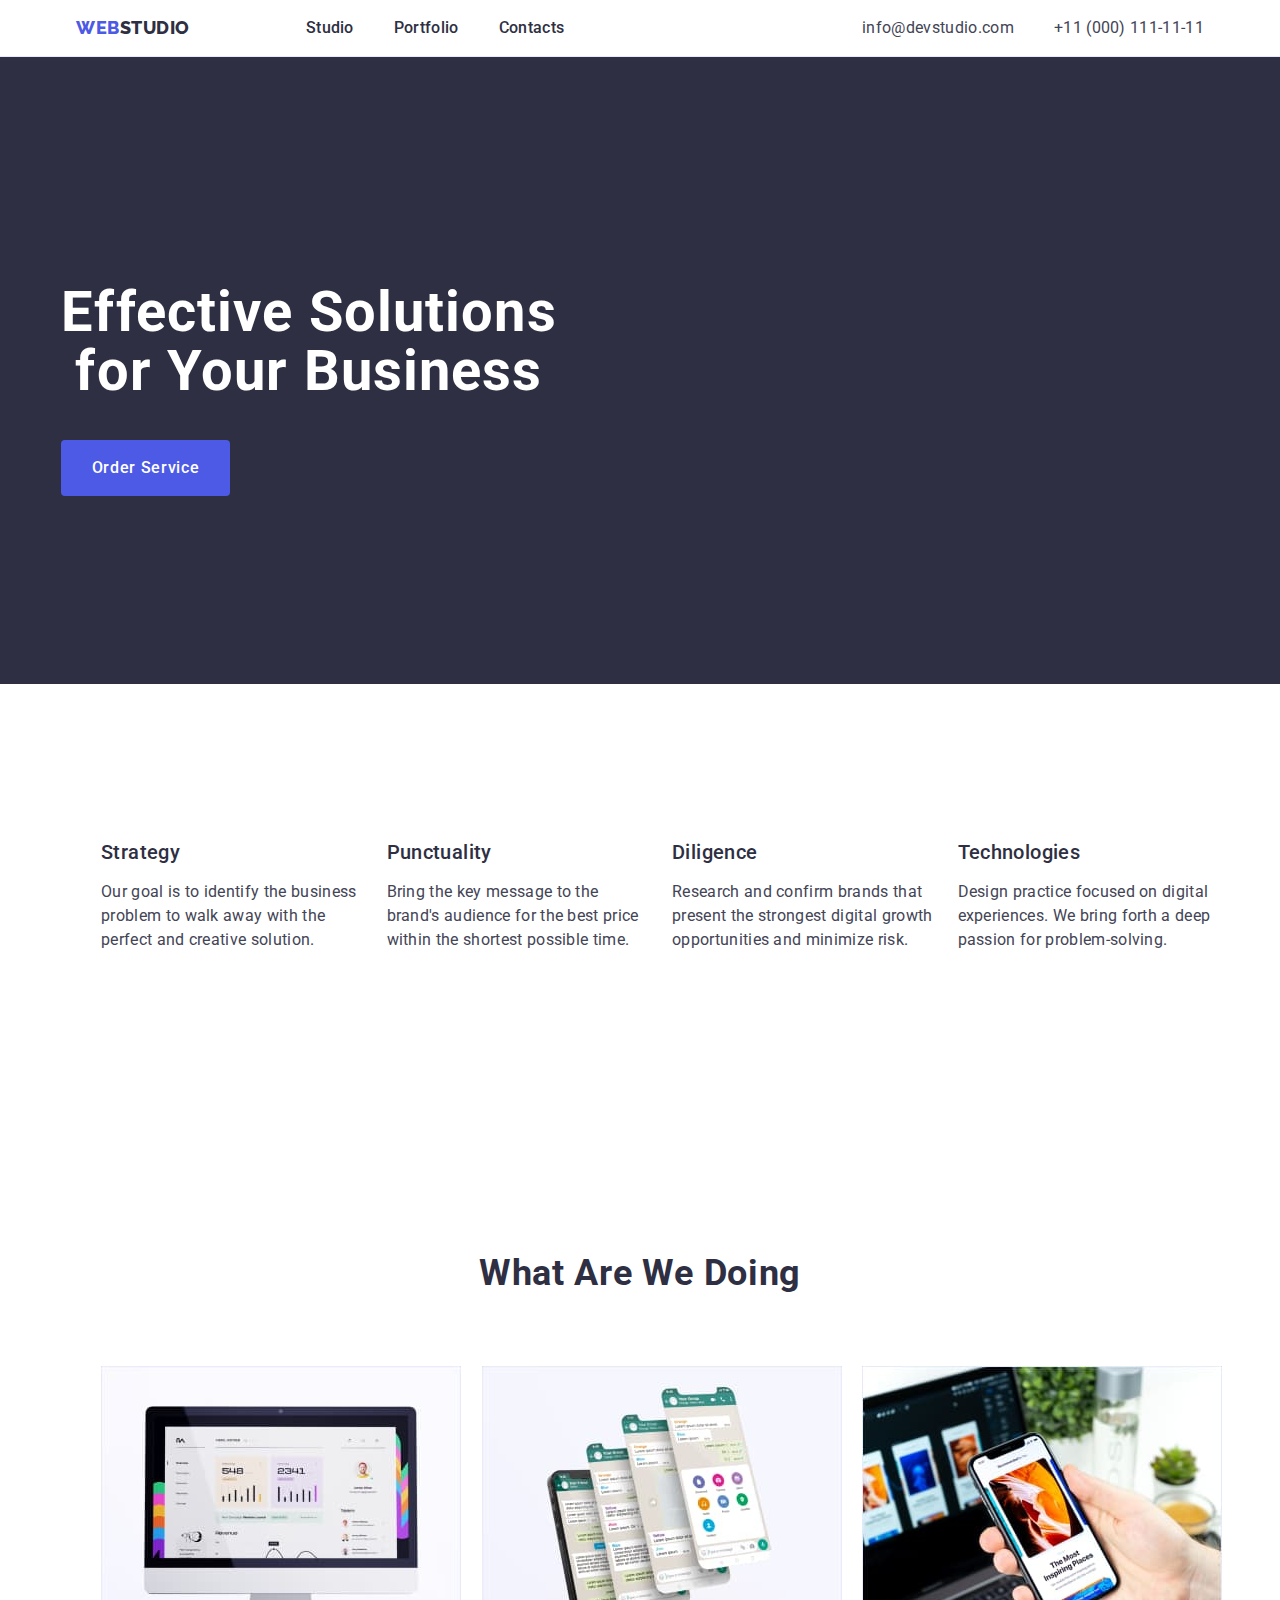
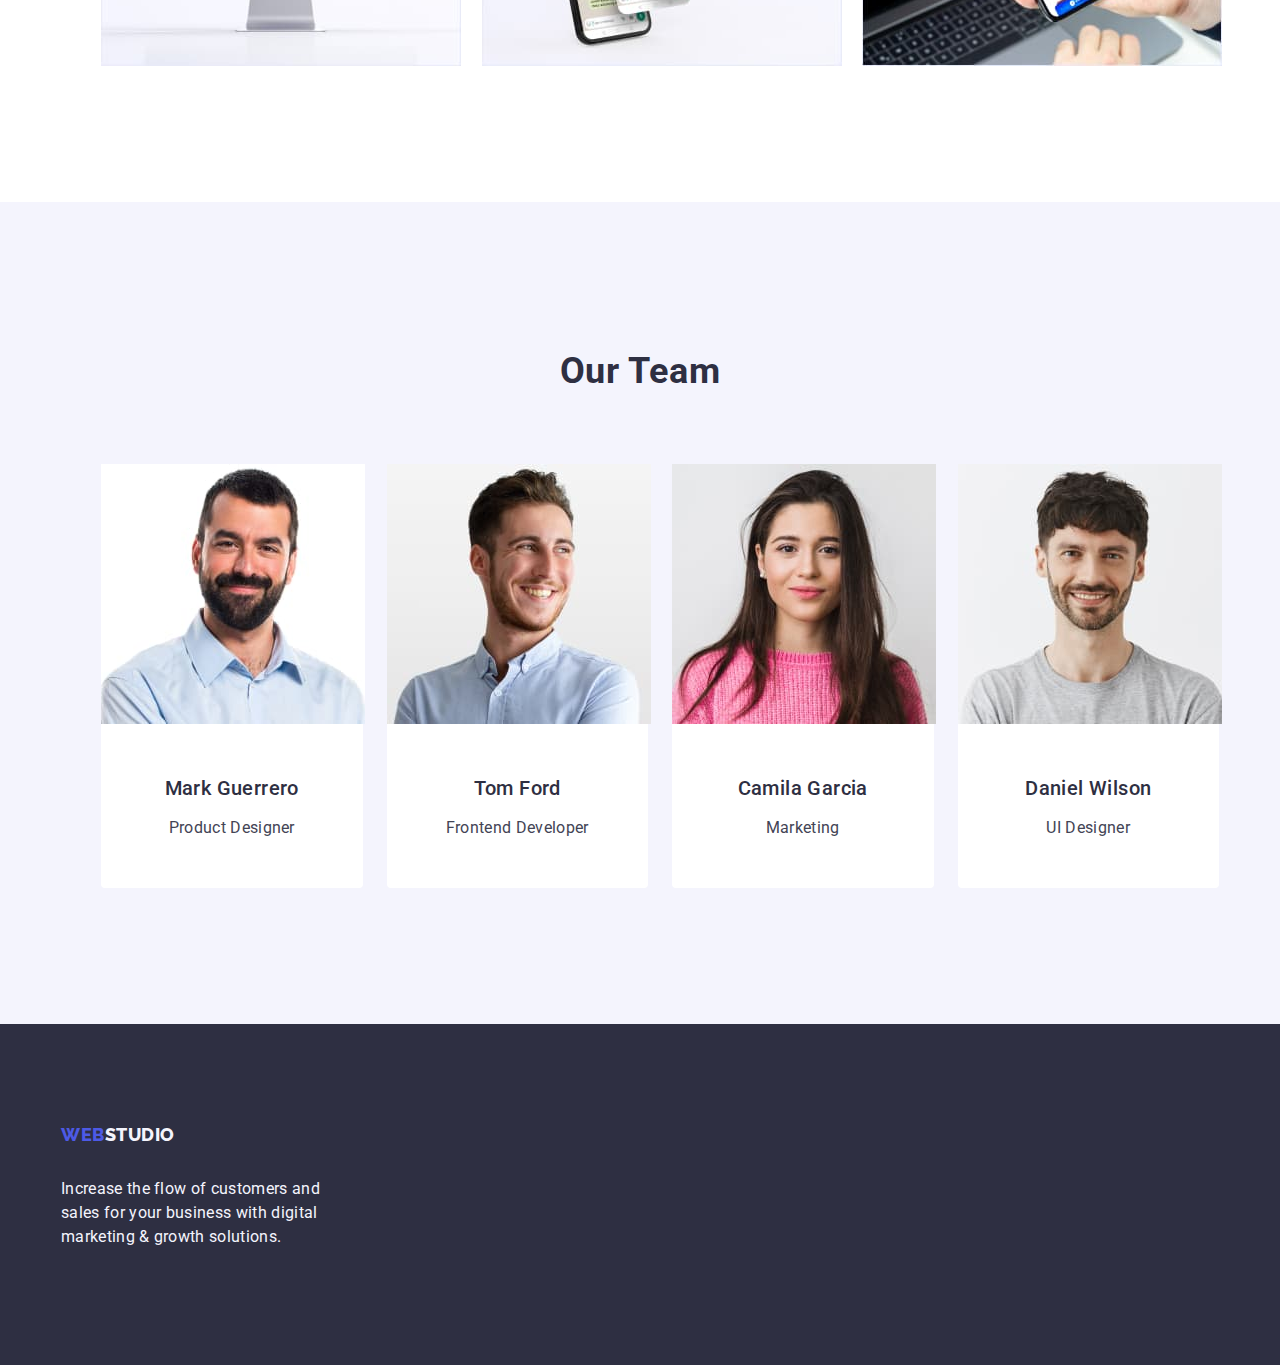
<file: index.html>
<!DOCTYPE html>
<html lang="en">

<head>
    <meta charset="UTF-8">
    <meta http-equiv="X-UA-Compatible" content="IE=edge">
    <meta name="viewport" content="width=device-width, initial-scale=1.0">
    <link rel="preconnect" href="https://fonts.googleapis.com">
    <link rel="preconnect" href="https://fonts.gstatic.com" crossorigin>
    <link href="https://fonts.googleapis.com/css2?family=Raleway:wght@800&family=Roboto:wght@400;500;700;900&display=swap" rel="stylesheet">
    <link rel="stylesheet" href="./css/modern-normalize.min.css">
    <link rel="stylesheet" href="./css/style.css">
    <title>goit-markup-hw-02</title>
</head>

<body>
    <header class="header">
        <div class="header-container container">
            <nav class="nav list">
                <a href="./index.html" class="link logo">Web<span class="logo-studio-black">Studio</span></a>
                <ul class="list-nav list">
                    <li class="list-nav-item">
                        <a href="./index.html" class="link link-nav">Studio</a>
                    </li>
                    <li class="list-nav-item">
                        <a href="./portfolio.html" class="link link-nav">Portfolio</a>
                    </li>
                    <li class="list-nav-item">
                        <a href="" class="link link-nav">Contacts</a>
                    </li>
                </ul>
            </nav>
            <address class="address">
                <ul class="header-kontact list">
                    <li class="header-list-kontact">
                        <a href="mailto:info@devstudio.com" class="link link-kontact">info@devstudio.com</a>
                    </li>
                    <li class="header-list-kontact">
                        <a href="tel:+110001111111" class="link link-kontact">+11 (000) 111-11-11</a>
                    </li>
                </ul>
            </address>
        </div>
    </header>
    <!-- Main -->
    <main>

        <!-- Hero sectioin -->
        <section class="hero">
            <div class="container container-hero">
                <h1 class="hero-title">Effective Solutions for Your Business</h1>
                <button type="button" class="hero-button button">Order Service</button>
            </div>
        </section>

        <!-- About us section -->
        <section class="about-us section">
            <div class="about-as-container container">
                <h2 class="second-titles visually-hidden">About us</h2>
                <ul class="list about-us-list">
                    <li class="about-us-list-item">
                        <h3 class="about-us-title">Strategy</h3>
                        <p class="about-us-paragraph">Our goal is to identify the business problem to walk away with the perfect and creative solution.</p>
                    </li>
                    <li class="about-us-list-item">
                        <h3 class="about-us-title">Punctuality</h3>
                        <p class="about-us-paragraph">Bring the key message to the brand's audience for the best price within the shortest possible time.</p>
                    </li>
                    <li class="about-us-list-item">
                        <h3 class="about-us-title">Diligence</h3>
                        <p class="about-us-paragraph">Research and confirm brands that present the strongest digital growth opportunities and minimize risk.</p>
                    </li>
                    <li class="about-us-list-item">
                        <h3 class="about-us-title">Technologies</h3>
                        <p class="about-us-paragraph">Design practice focused on digital experiences. We bring forth a deep passion for problem-solving.</p>
                    </li>
                </ul>
            </div>
        </section>

        <!-- What are we doing section -->
        <section class="what-are-we-doing section">
            <div class="doing-container container">
                <h2 class="second-title">What are we doing</h2>
                <ul class="list doing-list">
                    <li class="doing-list-item">
                        <img src="./images/monitor.jpg" alt="monitor" width="360">
                    </li>
                    <li class="doing-list-item">
                        <img src="./images/security.jpg" alt="security" width="360">
                    </li>
                    <li class="doing-list-item">
                        <img src="./images/phon.jpg" alt="phon" width="360">
                    </li>
                </ul>
            </div>
        </section>

        <!-- Our team section -->
        <section class="team section">
            <div class="team-container container">
                <h2 class="second-title">Our Team</h2>
                <ul class="team-list list">
                    <li class="team-list-item">
                        <img src="./images/Mark-Guerrero.jpg" alt="Mark Guerrero" width="264">
                        <div class="specialist-container">
                            <h3 class="specialist-title">Mark Guerrero</h3>
                            <p class="specialist-paragraph">Product Designer</p>
                        </div>
                    </li>
                    <li class="team-list-item">
                        <img src="./images/Tom-Ford.jpg" alt="Tom Ford" width="264">
                        <div class="specialist-container">
                            <h3 class="specialist-title">Tom Ford</h3>
                            <p class="specialist-paragraph">Frontend Developer</p>
                        </div>
                    </li>
                    <li class="team-list-item">
                        <img src="./images/Camila-Garcia.jpg" alt="Camila Garcia" width="264">
                        <div class="specialist-container">
                            <h3 class="specialist-title">Camila Garcia</h3>
                            <p class="specialist-paragraph">Marketing</p>
                        </div>
                    </li>
                    <li class="team-list-item">
                        <img src="./images/Daniel-Wilson.jpg" alt="Daniel Wilson" width="264">
                        <div class="specialist-container">
                            <h3 class="specialist-title">Daniel Wilson</h3>
                            <p class="specialist-paragraph">UI Designer</p>
                        </div>
                    </li>
                </ul>
            </div>
        </section>
    </main>

    <!-- Footer section -->
    <footer class="footer">
        <div class="footer-container container">
            <a href="./index.html" class="link logo logo-footer">Web<span class="footer-logo-studio-white">Studio</span></a>
            <p class="footer-paragraph">Increase the flow of customers and sales for your business with digital marketing & growth solutions.</p>
        </div>
    </footer>
</body>

</html>
</file>
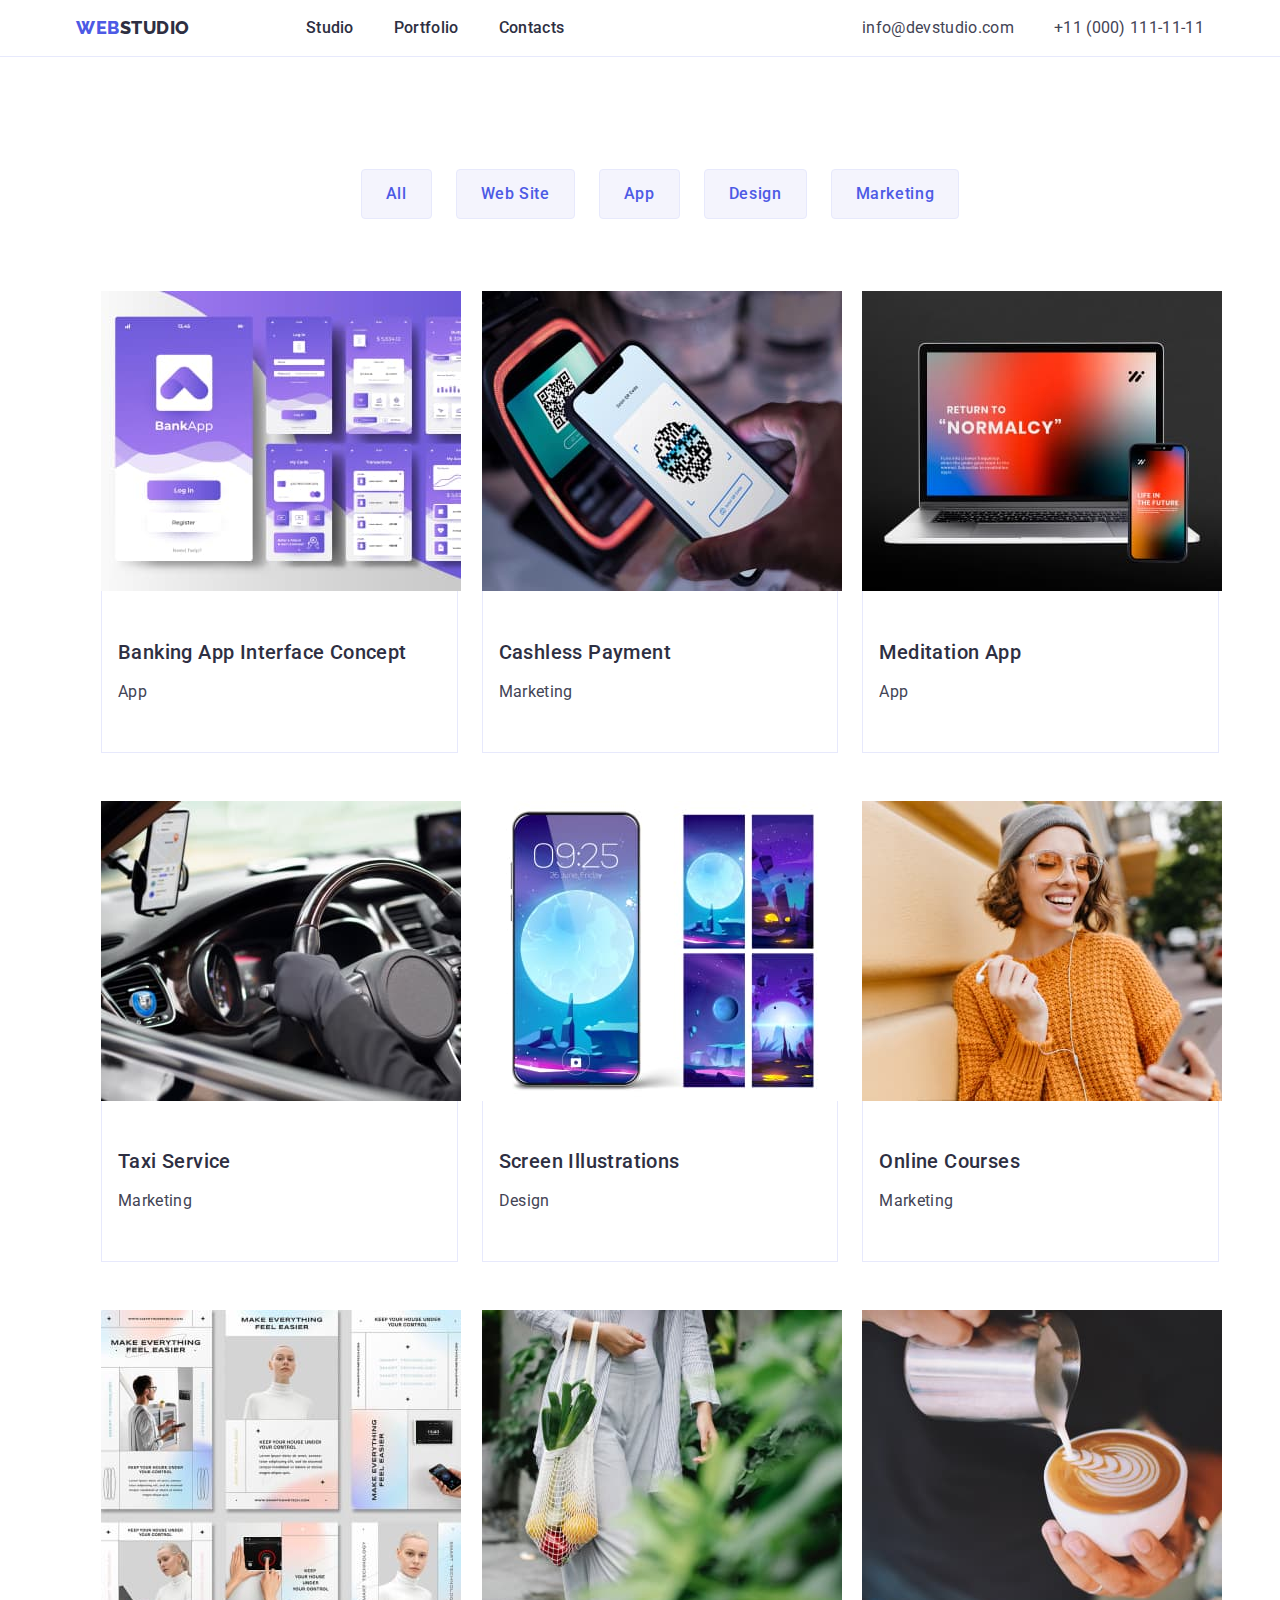
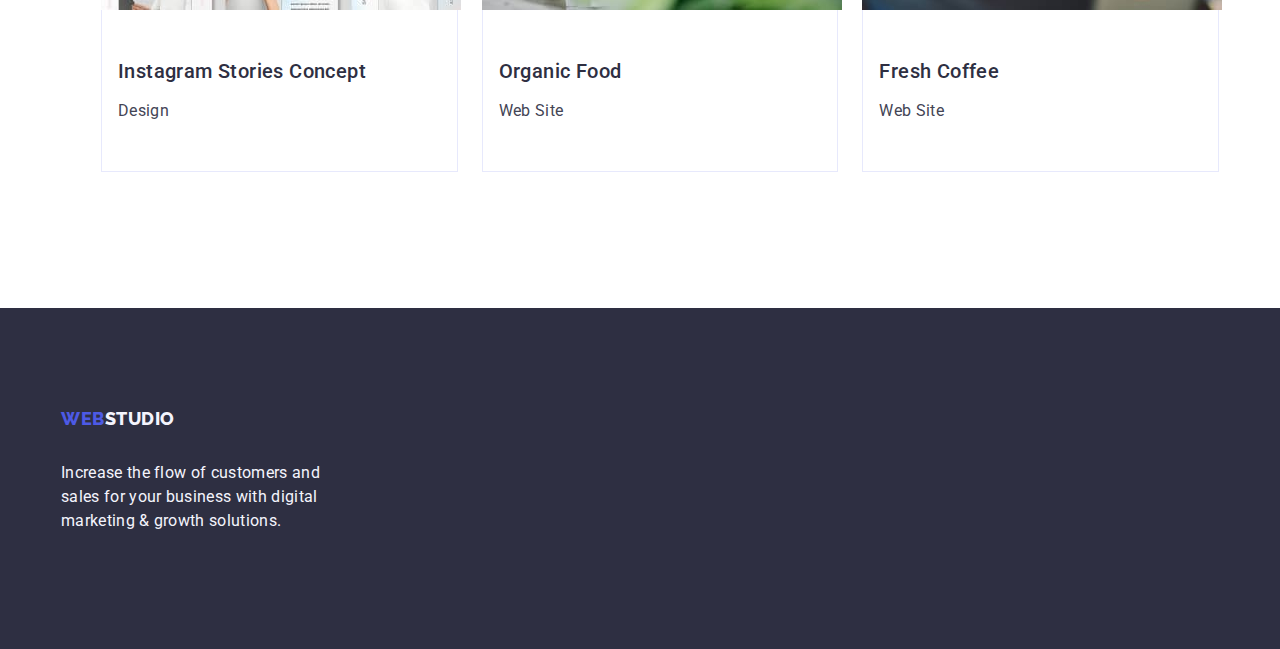
<file: portfolio.html>
<!DOCTYPE html>
<html lang="en">

<head>
    <meta charset="UTF-8">
    <meta http-equiv="X-UA-Compatible" content="IE=edge">
    <meta name="viewport" content="width=device-width, initial-scale=1.0">
    <link rel="preconnect" href="https://fonts.googleapis.com">
    <link rel="preconnect" href="https://fonts.gstatic.com" crossorigin>
    <link href="https://fonts.googleapis.com/css2?family=Raleway:wght@800&family=Roboto:wght@400;500;700;900&display=swap" rel="stylesheet">
    <link rel="stylesheet" href="./css/modern-normalize.min.css">
    <link rel="stylesheet" href="./css/style.css">
    <title>goit-markup-hw-02</title>
</head>

<body>
    <!-- Header -->
    <header class="header">
        <div class="header-container container">
            <nav class="nav list">
                <a href="./index.html" class="link logo">Web<span class="logo-studio-black">Studio</span></a>
                <ul class="list-nav list">
                    <li class="list-nav-item">
                        <a href="./index.html" class="link link-nav">Studio</a>
                    </li>
                    <li class="list-nav-item">
                        <a href="./portfolio.html" class="link link-nav">Portfolio</a>
                    </li>
                    <li class="list-nav-item">
                        <a href="" class="link link-nav">Contacts</a>
                    </li>
                </ul>
            </nav>
            <address class="address">
                <ul class="header-kontact list">
                    <li class="header-list-kontact">
                        <a href="mailto:info@devstudio.com" class="link link-kontact">info@devstudio.com</a>
                    </li>
                    <li class="header-list-kontact">
                        <a href="tel:+110001111111" class="link link-kontact">+11 (000) 111-11-11</a>
                    </li>
                </ul>
            </address>
        </div>
    </header>

    <!-- Main -->
    <main>
        <section class="section portfolio-main-section">
            <div class="container">
                <h1 class="visually-hidden">Aplication</h1>
                <ul class="button-list list">
                    <li class="button-list-item">
                        <button class="portfolio-button" type="button">All</button>
                    </li>
                    <li class="button-list-item">
                        <button class="portfolio-button" type="button">Web Site</button>
                    </li>
                    <li class="button-list-item">
                        <button class="portfolio-button" type="button">App</button>
                    </li>
                    <li class="button-list-item">
                        <button class="portfolio-button" type="button">Design</button>
                    </li>
                    <li class="button-list-item">
                        <button class="portfolio-button" type="button">Marketing</button>
                    </li>
                </ul>
                <ul class="list application-list">
                    <li class="application-list-item">
                        <a href="" class="link aplication-link">
                            <img src="./images/portfolio-aplication/Banking-App-Interface-Concept.jpg" alt="Banking App Interface Concept" class="aplication-img" width="360">
                            <div class="application-container">
                                <h2 class="aplication-title">Banking App Interface Concept</h2>
                                <p class="aplication-paragraph paragraph">App</p>
                            </div>
                        </a>
                    </li>
                    <li class="application-list-item">
                        <a href="" class="link aplication-link">
                            <img src="./images/portfolio-aplication/Cashless-Payment.jpg" alt="Cashless Payment" class="aplication-img" width="360">
                            <div class="application-container">
                                <h2 class="aplication-title">Cashless Payment</h2>
                                <p class="aplication-paragraph paragraph">Marketing</p>
                            </div>
                        </a>
                    </li>
                    <li class="application-list-item">
                        <a href="" class="link aplication-link">
                            <img src="./images/portfolio-aplication/Meditation-App.jpg" alt="Meditation App" class="aplication-img" width="360">
                            <div class="application-container">
                                <h2 class="aplication-title">Meditation App</h2>
                                <p class="aplication-paragraph paragraph">App</p>
                            </div>
                        </a>
                    </li>
                    <li class="application-list-item">
                        <a href="" class="link aplication-link">
                            <img src="./images/portfolio-aplication/Taxi-Service.jpg" alt="Taxi Service" class="aplication-img" width="360">
                            <div class="application-container">
                                <h2 class="aplication-title">Taxi Service</h2>
                                <p class="aplication-paragraph paragraph">Marketing</p>
                            </div>
                        </a>
                    </li>
                    <li class="application-list-item">
                        <a href="" class="link aplication-link">
                            <img src="./images/portfolio-aplication/Screen-Illustrations.jpg" alt="Screen Illustrations" class="aplication-img" width="360">
                            <div class="application-container">
                                <h2 class="aplication-title">Screen Illustrations</h2>
                                <p class="aplication-paragraph paragraph">Design</p>
                            </div>
                        </a>
                    </li>
                    <li class="application-list-item">
                        <a href="" class="link aplication-link">
                            <img src="./images/portfolio-aplication/Online-Courses.jpg" alt="Online Courses" class="aplication-img" width="360">
                            <div class="application-container">
                                <h2 class="aplication-title">Online Courses</h2>
                                <p class="aplication-paragraph paragraph">Marketing</p>
                            </div>
                        </a>
                    </li>
                    <li class="application-list-item">
                        <a href="" class="link aplication-link">
                            <img src="./images/portfolio-aplication/Instagram-Stories-Concept-Design.jpg" alt="Instagram Stories Concept" class="aplication-img" width="360">
                            <div class="application-container">
                                <h2 class="aplication-title">Instagram Stories Concept</h2>
                                <p class="aplication-paragraph paragraph">Design</p>
                            </div>
                        </a>
                    </li>
                    <li class="application-list-item">
                        <a href="" class="link aplication-link">
                            <img src="./images/portfolio-aplication/Organic-Food.jpg" alt="Organic Food" class="aplication-img" width="360">
                            <div class="application-container">
                                <h2 class="aplication-title">Organic Food</h2>
                                <p class="aplication-paragraph paragraph">Web Site</p>
                            </div>
                        </a>
                    </li>
                    <li class="application-list-item">
                        <a href="" class="link aplication-link">
                            <img src="./images/portfolio-aplication/Fresh-Coffee.jpg" alt="Fresh Coffee" class="aplication-img" width="360">
                            <div class="application-container">
                                <h2 class="aplication-title">Fresh Coffee</h2>
                                <p class="aplication-paragraph paragraph">Web Site</p>
                            </div>
                        </a>
                    </li>
                </ul>
            </div>

        </section>
    </main>
    <!-- Footer section -->
    <footer class="footer">
        <div class="footer-container container">
            <a href="./index.html" class="link logo logo-footer">Web<span class="footer-logo-studio-white">Studio</span></a>
            <p class="footer-paragraph">Increase the flow of customers and sales for your business with digital marketing & growth solutions.</p>
        </div>
    </footer>
</body>

</html>
</file>
<file: css/style.css>
/* Adding variables */
    
     :root {
        --color-white: #ffffff;
        --color-background-navyblue: #2E2F42;
        --color-title: #000000;
        --color-title-second: #434455;
        --color-accent: #4D5AE5;
        --color-footer-paragraph: #F4F4FD;
        --color-header-border-bottom: #E7E9FC;
        --color-nav-accent: #404bbf;
    }
    /* General */
    
    body {
        font-family: Roboto, sans-serif;
        color: var(--color-title-second);
        font-size: 16px;
        font-weight: 400;
        line-height: 1.5;
        letter-spacing: 0.64px;
        background-color: var(--color-white);
    }
    
    .link {
        text-decoration: none;
    }
    
    .list {
        list-style: none;
    }
    
    img {
        display: block;
    }
    
    .container {
        width: 1158px;
        margin: 0 auto;
    }
    /* Link active and hover */
    
    .logo:focus>.footer-logo-web-accent,
    .logo:hover>.footer-logo-web-accent {
        color: var(--color-white);
    }
    
    .link:focus,
    .link:hover,
    .logo:focus>.logo-studio-black,
    .logo:hover>.logo-studio-black,
    .logo:focus>.footer-logo-studio-white,
    .logo:hover>.footer-logo-studio-white {
        color: var(--color-accent);
    }
    
    .logo:hover>.logo-web-accent,
    .logo:focus>.logo-web-accent {
        color: var(--color-title);
    }
    
    .link-nav:focus,
    .link-nav:hover,
    .link-nav:focus,
    .link-kontact:focus,
    .link-kontact:hover,
    .hero-botton:focus,
    .hero-botton:hover {
        color: var(--color-nav-accent);
    }
    /* Header  */
    
    .header {
        border-bottom: 1px solid #e7e9fc;
    }
    
    .header-container {
        display: flex;
        width: 1158px;
        margin: 0 auto;
        padding: 0 15px;
        justify-content: space-between;
    }
    
    .nav {
        display: flex;
        align-items: center;
    }
    
    .logo {
        font-size: 18px;
        font-family: Raleway, sans-serif;
        font-weight: 800;
        line-height: 1.17;
        letter-spacing: 0.03em;
        text-transform: uppercase;
        color: var(--color-accent);
        margin-right: 76px;
    }
    
    .logo-studio-black {
        color: var(--color-background-navyblue);
    }
    
    .list-nav {
        display: flex;
        gap: 40px;
    }
    
    .link-nav {
        font-size: 16px;
        font-family: Roboto;
        font-weight: 500;
        line-height: 1.5;
        letter-spacing: 0.02em;
        color: var(--color-background-navyblue);
        padding: 24px 0;
    }
    
    address {
        font-style: normal;
    }
    
    .header-kontact {
        display: flex;
        gap: 40px;
    }
    
    .link-kontact {
        font-size: 16px;
        font-family: Roboto;
        line-height: 1.5;
        letter-spacing: 0.02em;
        color: var(--color-title-second);
    }
    /* Hidden  */
    
    .visually-hidden {
        position: absolute;
        width: 1px;
        height: 1px;
        margin: -1px;
        border: 0;
        padding: 0;
        white-space: nowrap;
        clip-path: inset(100%);
        clip: rect(0 0 0 0);
        overflow: hidden;
    }
    /* Main */
    /* Hero sectioin */
    
    .hero {
        background-color: var(--color-background-navyblue);
        padding: 188px 0;
    }
    
    .hero-title {
        font-size: 56px;
        font-family: "Roboto", sans-serif;
        font-weight: 700;
        line-height: 1.07;
        letter-spacing: 1.12px;
        text-align: center;
        color: var(--color-white);
        max-width: 496px;
    }
    
    .hero-button {
        font-size: 16px;
        font-family: "Roboto", sans-serif;
        font-weight: 500;
        line-height: 1.5;
        letter-spacing: 0.64px;
        color: var(--color-white);
        background-color: var(--color-accent);
        cursor: pointer;
        display: block;
        min-width: 169px;
        height: 56px;
        border: none;
        border-radius: 4px;
    }
    
    .hero-button:hover,
    .hero-button:focus {
        background-color: var(--color-nav-accent);
    }
    /* About us section */
    
    .section {
        padding: 120px 0;
    }
    
    .about-us-list {
        display: flex;
        gap: 24px;
    }
    
    .about-us-list-item {
        width: calc((100% - 72px)/4);
    }
    
    .about-us-title {
        font-size: 20px;
        font-family: Roboto;
        font-weight: 500;
        line-height: 1.2;
        letter-spacing: 0.02em;
        color: var(--color-background-navyblue);
        margin-bottom: 8px;
    }
    
    .about-us-paragraph {
        font-size: 16px;
        font-family: Roboto;
        line-height: 1.5;
        letter-spacing: 0.02em;
        color: var(--color-title-second);
    }
    /* What are we doing section */
    
    .second-title {
        font-size: 36px;
        font-family: Roboto;
        font-weight: 700;
        line-height: 1.11;
        letter-spacing: 0.02em;
        text-transform: capitalize;
        text-align: center;
        color: var(--color-background-navyblue);
        margin-bottom: 72px;
    }
    
    .doing-list {
        display: flex;
        gap: 24px;
    }
    
    .doing-list-item {
        width: calc((100% - 48px)/3);
    }
    /* Our team section */
    
    .team {
        background-color: var(--color-footer-paragraph);
    }
    
    .team-list {
        display: flex;
        gap: 24px;
    }
    
    .team-list-item {
        background-color: var(--color-white);
        width: calc((100% - 72px)/4);
        border-radius: 0px 0px 4px 4px;
    }
    
    .specialist-container {
        padding: 32px 16px;
    }
    
    .specialist-title {
        font-weight: 500;
        font-size: 20px;
        line-height: 1.2;
        letter-spacing: 0.02em;
        color: var(--color-background-navyblue);
        text-align: center;
        margin-bottom: 8px;
    }
    
    .specialist-paragraph {
        font-size: 16px;
        line-height: 1.5;
        letter-spacing: 0.02em;
        color: var(--color-title-second);
        text-align: center;
    }
    /* footer */
    
    .footer {
        background-color: var(--color-background-navyblue);
        padding: 100px 0;
    }
    
    .logo-footer {
        color: var(--color-accent);
        display: inline-block;
        margin-bottom: 16px;
    }
    
    .footer-logo-web-accent {
        color: var(--color-accent);
    }
    
    .footer-logo-studio-white {
        color: var(--color-footer-paragraph);
    }
    
    .footer-paragraph {
        color: var(--color-footer-paragraph);
        font-size: 16px;
        font-family: Roboto;
        line-height: 1.5;
        letter-spacing: 0.02em;
        max-width: 264px;
    }
    /* Porfolio */
    /* Aplication */
    
    .portfolio-main-section {
        padding-top: 96px;
        padding-bottom: 120px;
    }
    
    .button-list {
        display: flex;
        justify-content: center;
        gap: 24px;
        margin-bottom: 72px;
    }
    
    .portfolio-button {
        font-family: "Roboto", sans-serif;
        font-size: 16px;
        font-weight: 500;
        line-height: 1.5;
        letter-spacing: 0.04em;
        color: var(--color-accent);
        background-color: var(--color-footer-paragraph);
        cursor: pointer;
        padding: 12px 24px;
        border: 1px solid var(--color-header-border-bottom);
        border-radius: 4px;
    }
    
    .portfolio-button:focus,
    .portfolio-button:hover {
        color: var(--color-white);
        background-color: var(--color-nav-accent);
        border: 1px solid transparent;
    }
    
    .application-list {
        display: flex;
        flex-wrap: wrap;
        column-gap: 24px;
        row-gap: 48px;
    }
    
    .application-list-item {
        width: calc((100% - 48px)/3);
    }
    
    .application-container {
        padding: 32px 16px;
        border: 1px solid var(--color-header-border-bottom);
        border-top: none;
    }
    
    .aplication-title {
        color: var(--color-background-navyblue);
        font-size: 20px;
        font-weight: 500;
        letter-spacing: 0.02em;
        line-height: 1.2;
        margin-bottom: 8px;
    }
    
    .aplication-paragraph {
        color: var(--color-title-second);
        font-size: 16px;
        line-height: 1.5;
        letter-spacing: 0.02em;
    }
</file>
